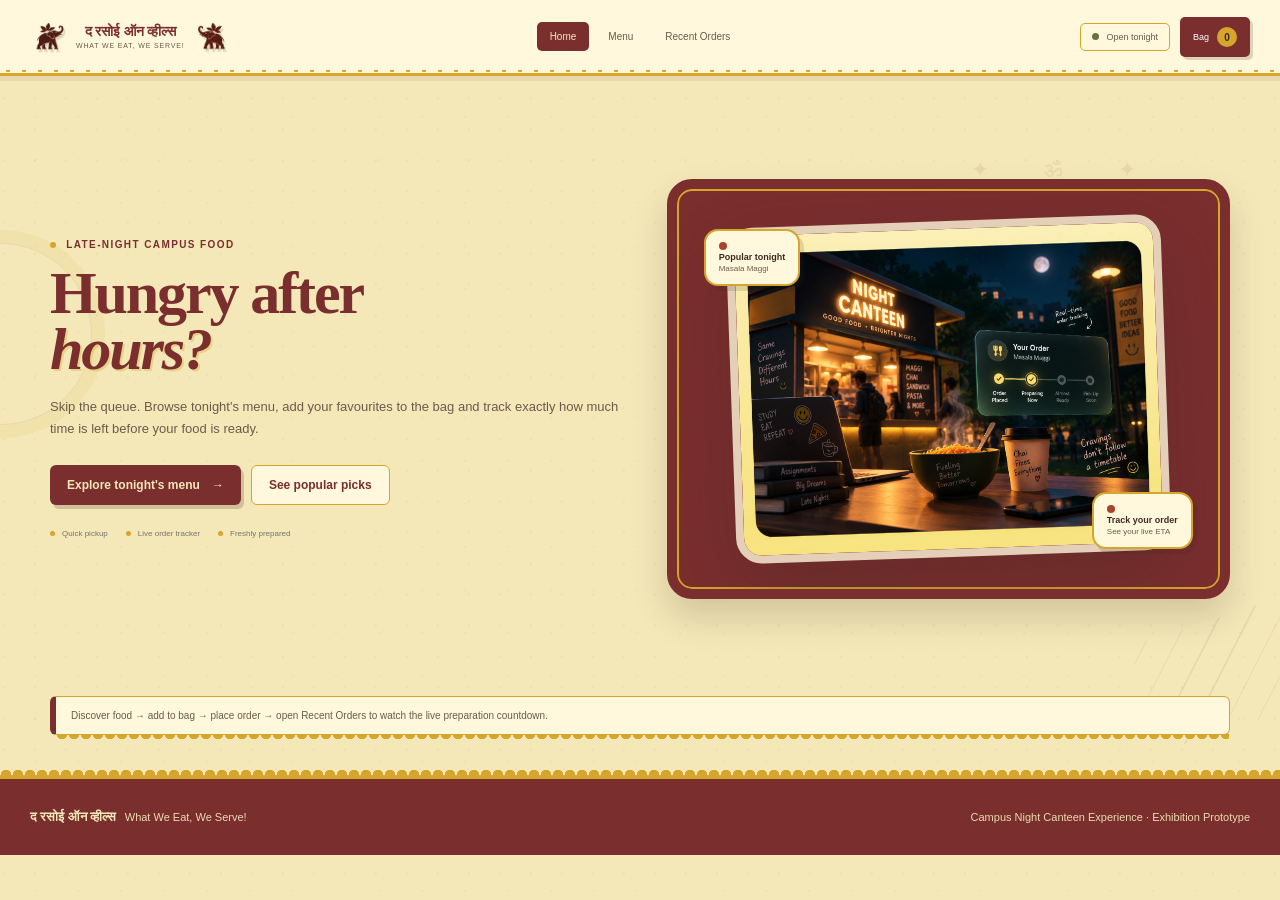
<file: index.html>
<!DOCTYPE html><html lang="en"><head><meta charset="UTF-8"><meta name="viewport" content="width=device-width,initial-scale=1"><meta name="theme-color" content="#102d21"><title>द रसोई ऑन व्हील्स — Campus Night Canteen</title><link rel="stylesheet" href="styles.css"></head><body><div class="site-shell"><div id="siteHeader"></div><main><section class="hero"><div class="hero-copy"><div class="eyebrow"><span class="dot"></span> Late-night campus food</div><h1>Hungry after<br><em>hours?</em></h1><p>Skip the queue. Browse tonight's menu, add your favourites to the bag and track exactly how much time is left before your food is ready.</p><div class="hero-actions"><button class="btn btn-primary" id="exploreBtn">Explore tonight's menu <span>→</span></button><button class="btn btn-ghost" id="popularBtn">See popular picks</button></div><div class="hero-meta"><span><i></i> Quick pickup</span><span><i></i> Live order tracker</span><span><i></i> Freshly prepared</span></div></div><div class="hero-art"><img class="hero-image" src="images/photo.png" alt="Masala Maggi"><div class="float-card card-one"><span class="pill-line"></span><div><b>Popular tonight</b><small>Masala Maggi</small></div></div><div class="float-card card-two"><span class="pill-line"></span><div><b>Track your order</b><small>See your live ETA</small></div></div></div></section><div class="hero-note"><div class="info-banner">Discover food → add to bag → place order → open Recent Orders to watch the live preparation countdown.</div></div></main><footer><div><strong>द रसोई ऑन व्हील्स</strong><span>What We Eat, We Serve!</span></div><p>Campus Night Canteen Experience · Exhibition Prototype</p></footer></div><div class="toast" id="toast" role="status"></div><script src="app.js"></script></body></html>
</file>
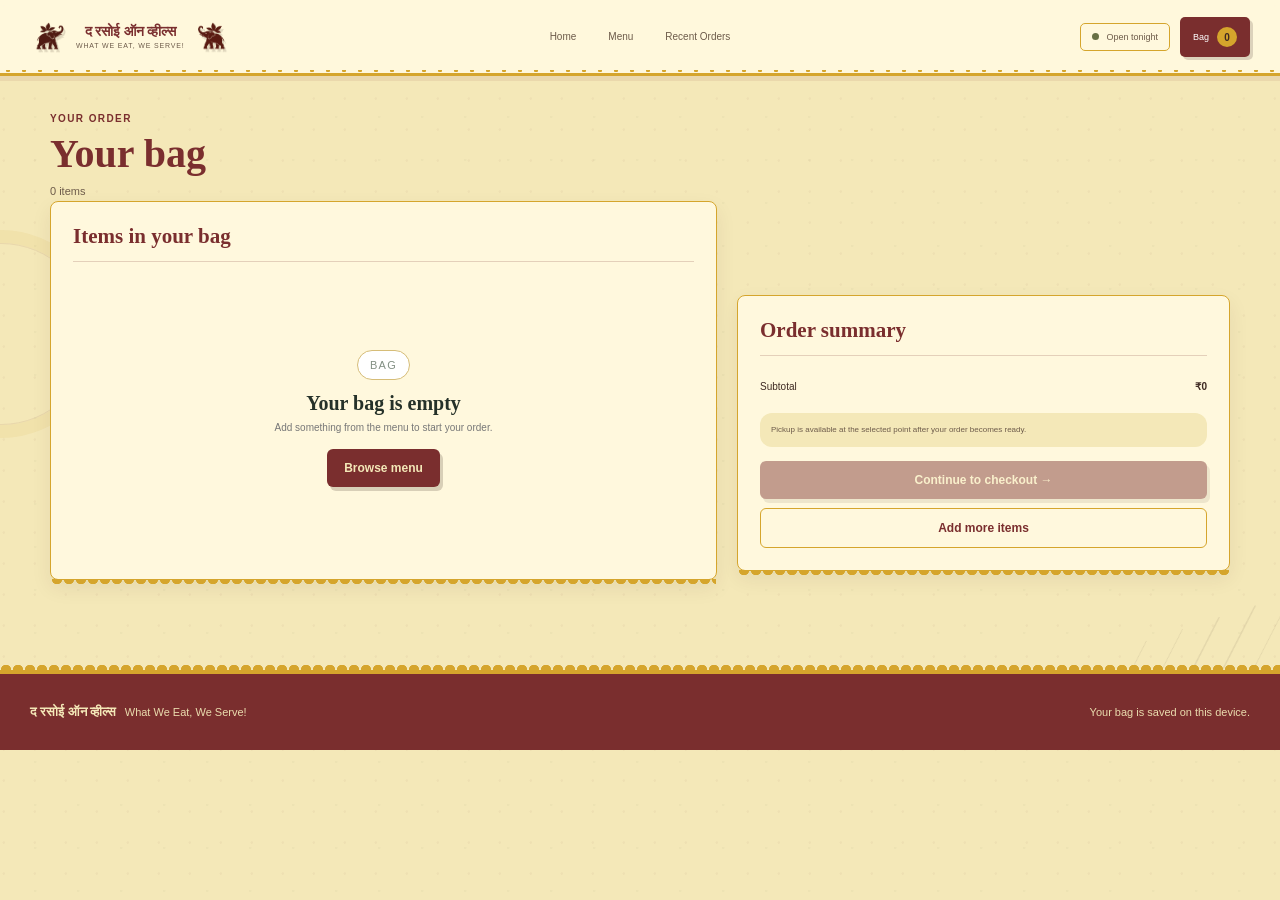
<file: cart.html>
<!DOCTYPE html><html lang="en"><head><meta charset="UTF-8"><meta name="viewport" content="width=device-width,initial-scale=1"><title>Your Bag — द रसोई ऑन व्हील्स</title><link rel="stylesheet" href="styles.css"></head><body><div class="site-shell"><div id="siteHeader"></div><main class="page-wrap"><div class="page-title"><span class="section-kicker">YOUR ORDER</span><h1>Your bag</h1><p id="cartPageCount">0 items</p></div><div class="cart-layout"><section class="panel"><h2>Items in your bag</h2><div id="cartPageItems"></div></section><aside class="panel sticky-summary"><h2>Order summary</h2><div class="summary-row"><span>Subtotal</span><strong id="cartPageTotal">₹0</strong></div><div class="summary-note">Pickup is available at the selected point after your order becomes ready.</div><button class="btn btn-primary" id="proceedCheckout" style="width:100%">Continue to checkout →</button><a class="btn btn-secondary" href="menu.html" style="width:100%;margin-top:9px">Add more items</a></aside></div></main><footer><div><strong>द रसोई ऑन व्हील्स</strong><span>What We Eat, We Serve!</span></div><p>Your bag is saved on this device.</p></footer></div><div class="toast" id="toast"></div><script src="app.js"></script></body></html>
</file>
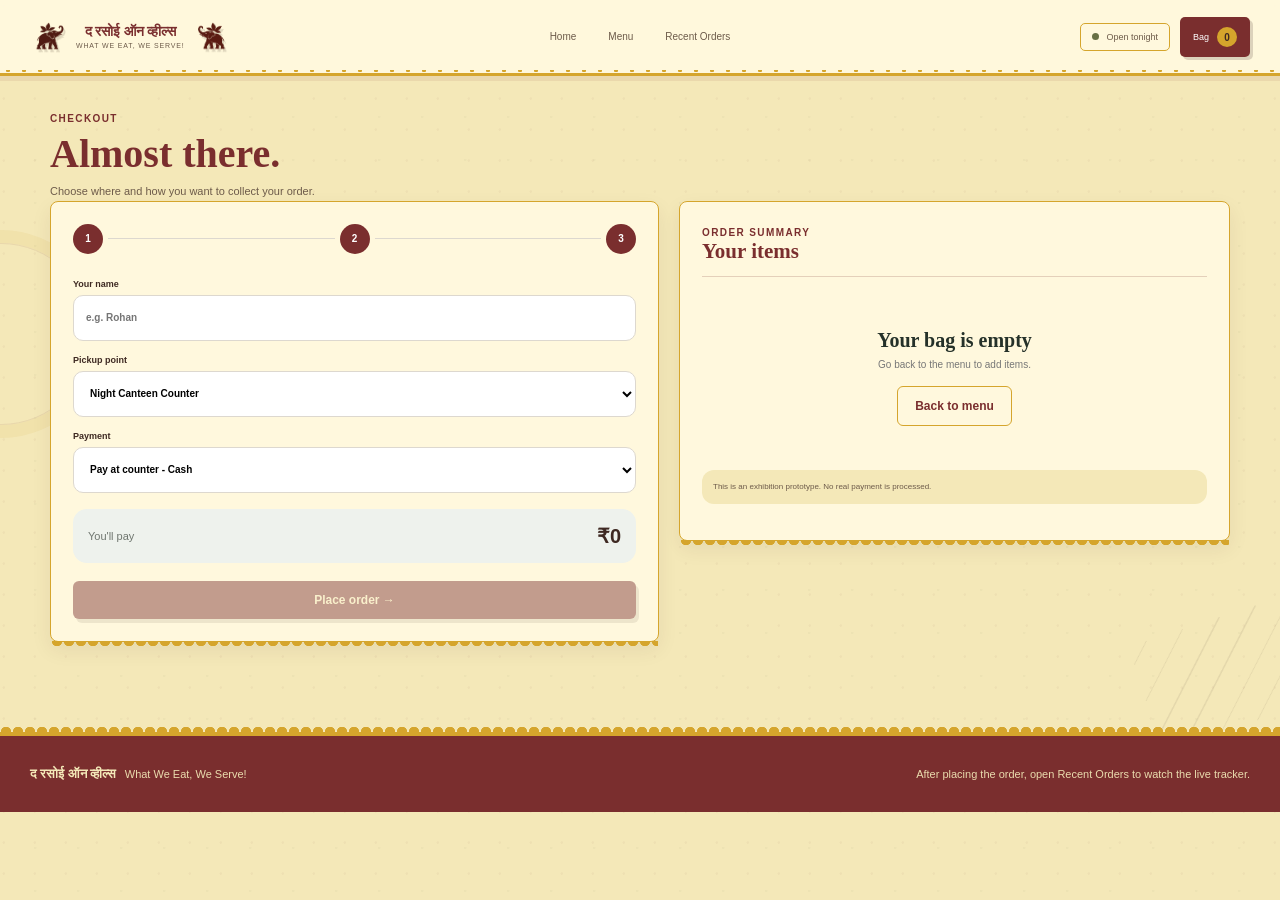
<file: checkout.html>
<!DOCTYPE html><html lang="en"><head><meta charset="UTF-8"><meta name="viewport" content="width=device-width,initial-scale=1"><title>Checkout — द रसोई ऑन व्हील्स</title><link rel="stylesheet" href="styles.css"></head><body><div class="site-shell"><div id="siteHeader"></div><main class="page-wrap"><div class="page-title"><span class="section-kicker">CHECKOUT</span><h1>Almost there.</h1><p>Choose where and how you want to collect your order.</p></div><div class="checkout-layout"><section class="panel"><div class="steps"><span class="active">1</span><i></i><span class="active">2</span><i></i><span class="active">3</span></div><form id="checkoutForm" class="form-grid"><label>Your name<input id="customerName" required placeholder="e.g. Rohan"></label><label>Pickup point<select id="pickupPoint"><option>Night Canteen Counter</option><option>Hostel Block</option><option>Campus Main Gate</option></select></label><label>Payment<select id="paymentMethod"><option>Pay at counter - Cash</option><option>Pay at counter - UPI</option></select></label><div class="checkout-total-box"><span>You'll pay</span><strong id="checkoutTotal">₹0</strong></div><button class="btn btn-primary" id="placeOrderBtn" type="submit" style="width:100%">Place order →</button></form></section><aside class="panel"><span class="section-kicker">ORDER SUMMARY</span><h2>Your items</h2><div id="checkoutSummary"></div><div class="summary-note">This is an exhibition prototype. No real payment is processed.</div></aside></div></main><footer><div><strong>द रसोई ऑन व्हील्स</strong><span>What We Eat, We Serve!</span></div><p>After placing the order, open Recent Orders to watch the live tracker.</p></footer></div><div class="toast" id="toast"></div><script src="app.js"></script></body></html>
</file>
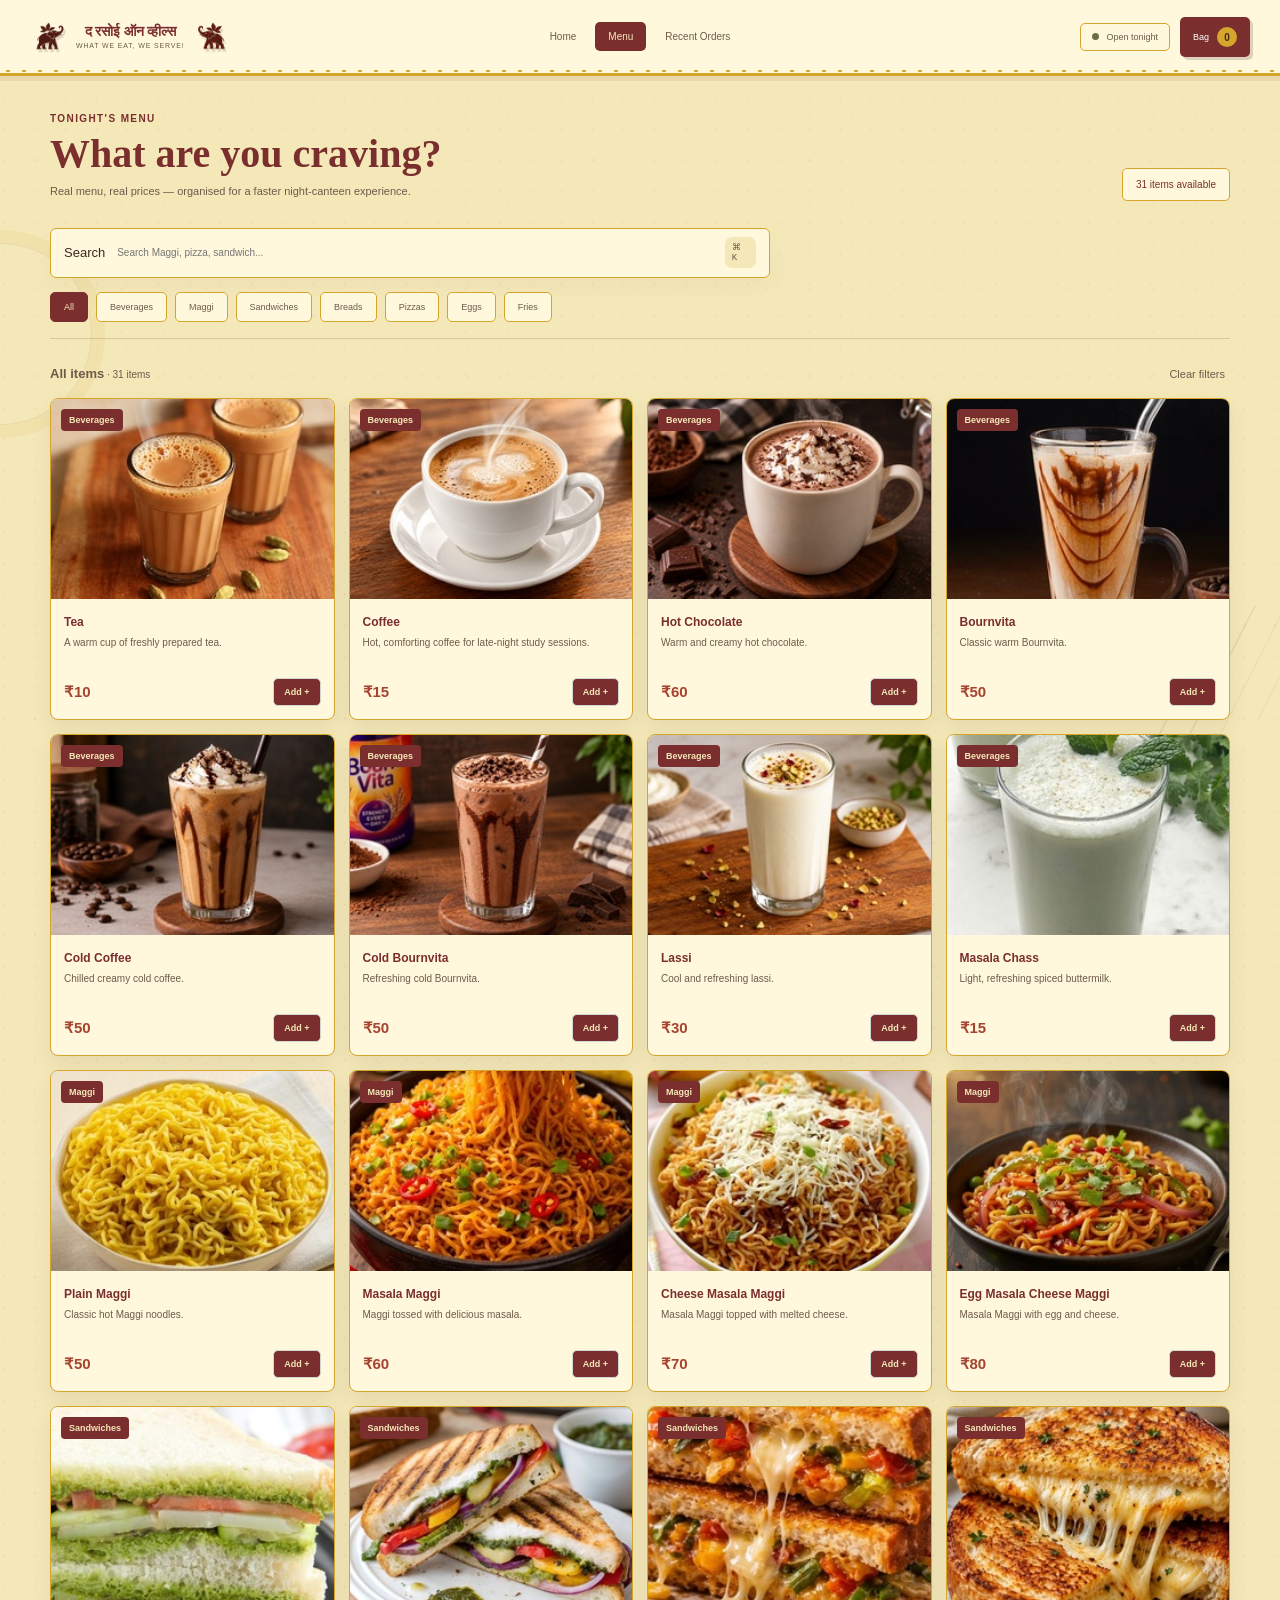
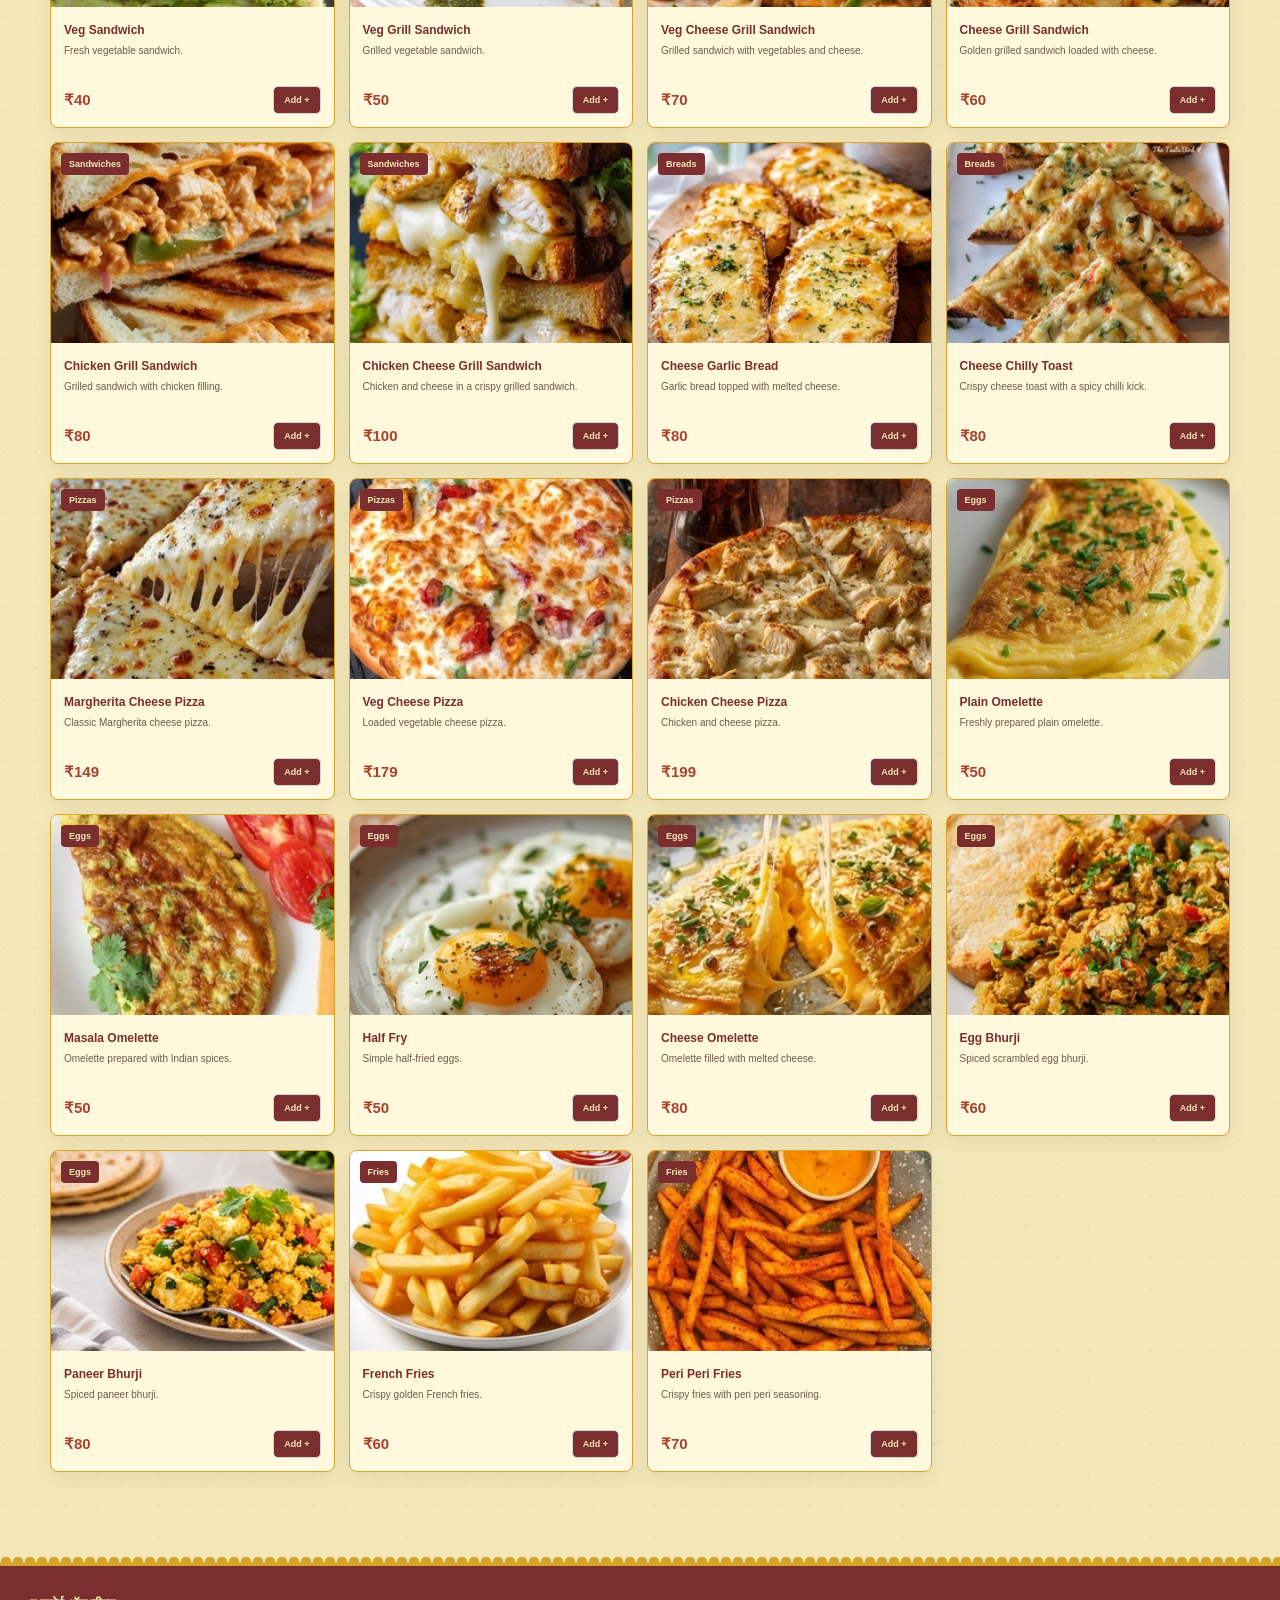
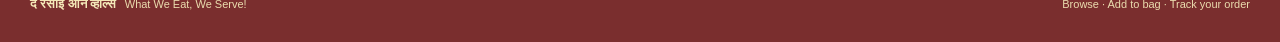
<file: menu.html>
<!DOCTYPE html><html lang="en"><head><meta charset="UTF-8"><meta name="viewport" content="width=device-width,initial-scale=1"><title>Menu — द रसोई ऑन व्हील्स</title><link rel="stylesheet" href="styles.css"></head><body><div class="site-shell"><div id="siteHeader"></div><main class="page-wrap"><div class="section-heading page-title"><div><span class="section-kicker">TONIGHT'S MENU</span><h1>What are you craving?</h1><p>Real menu, real prices — organised for a faster night-canteen experience.</p></div><div class="menu-status">31 items available</div></div><div class="search-row"><label class="search-box"><span>Search</span><input id="searchInput" type="search" placeholder="Search Maggi, pizza, sandwich..." autocomplete="off"><kbd>⌘ K</kbd></label></div><div class="categories" id="categories" role="tablist"></div><div class="result-heading"><div><strong id="resultTitle">All items</strong><span id="resultCount"></span></div><button class="text-button" id="clearFilters">Clear filters</button></div><div class="food-grid" id="foodGrid"></div></main><footer><div><strong>द रसोई ऑन व्हील्स</strong><span>What We Eat, We Serve!</span></div><p>Browse · Add to bag · Track your order</p></footer></div><div class="modal" id="itemModal"><div class="modal-card"><button class="modal-close" data-close-modal aria-label="Close">×</button><div class="modal-visual" id="modalVisual"></div><div class="modal-content"><span class="mini-tag" id="modalCategory"></span><h2 id="modalName"></h2><p id="modalDescription"></p><div class="modal-price-row"><strong id="modalPrice"></strong><div class="quantity"><button id="qtyMinus">−</button><b id="modalQty">1</b><button id="qtyPlus">+</button></div></div><button class="btn btn-primary" id="modalAdd" style="width:100%">Add to bag <span>+</span></button></div></div></div><div class="toast" id="toast"></div><script src="app.js"></script></body></html>
</file>
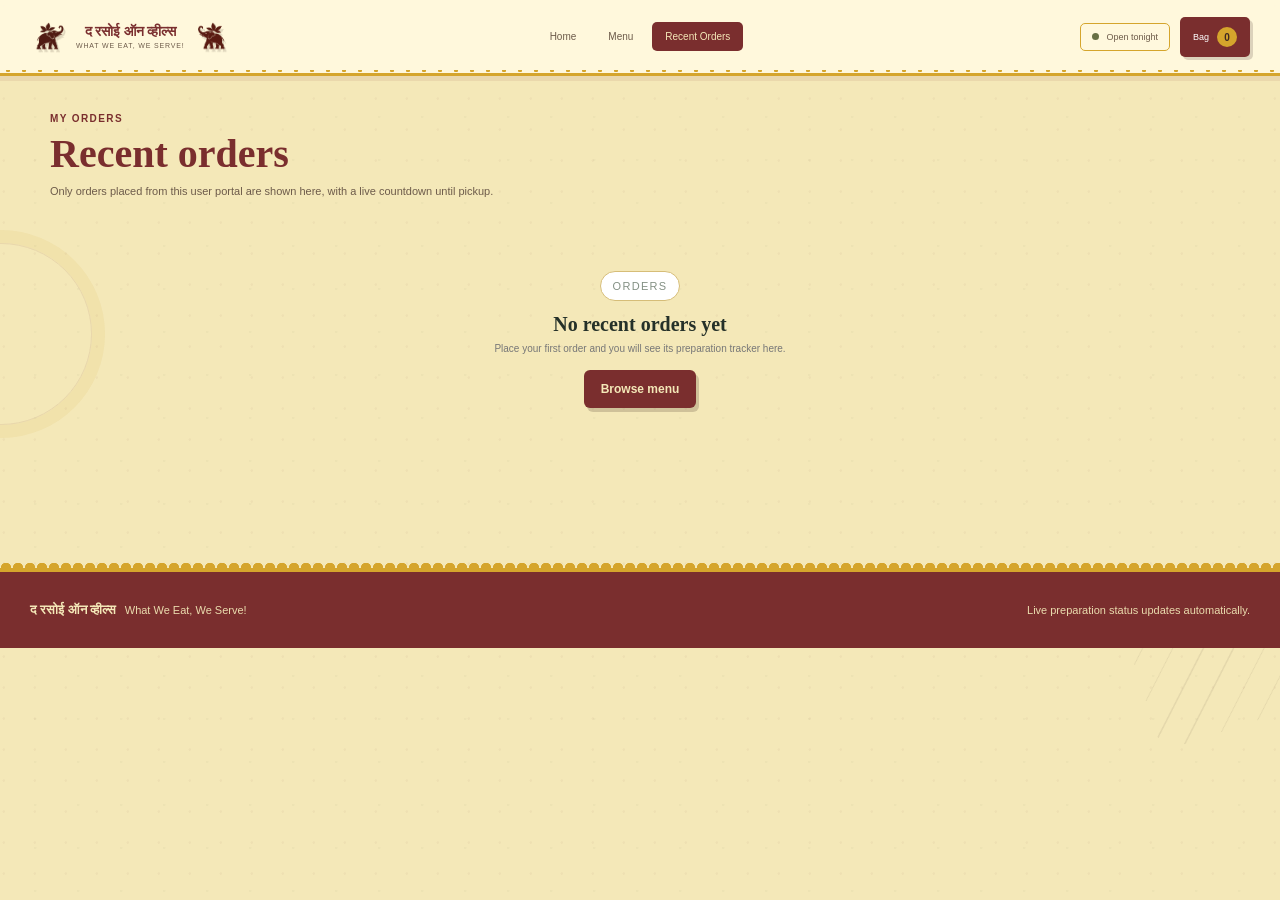
<file: orders.html>
<!DOCTYPE html><html lang="en"><head><meta charset="UTF-8"><meta name="viewport" content="width=device-width,initial-scale=1"><title>Recent Orders — द रसोई ऑन व्हील्स</title><link rel="stylesheet" href="styles.css"></head><body><div class="site-shell"><div id="siteHeader"></div><main class="page-wrap"><div class="page-title"><span class="section-kicker">MY ORDERS</span><h1>Recent orders</h1><p>Only orders placed from this user portal are shown here, with a live countdown until pickup.</p></div><div id="ordersList" class="orders-stack"></div></main><footer><div><strong>द रसोई ऑन व्हील्स</strong><span>What We Eat, We Serve!</span></div><p>Live preparation status updates automatically.</p></footer></div><div class="modal" id="cancelModal"><div class="modal-card confirm-card"><button class="modal-close" data-close-modal aria-label="Close">×</button><span class="mini-tag">CANCEL ORDER</span><h2>Cancel order <span id="cancelOrderId"></span>?</h2><p>Your order will stop being prepared. This action is only available until the order is ready for pickup.</p><div class="confirm-actions"><button class="btn btn-secondary" data-close-modal>Keep order</button><button class="btn btn-primary" id="confirmCancel">Cancel order</button></div></div></div><div class="toast" id="toast"></div><script src="app.js"></script></body></html>
</file>
<file: styles.css>
/* Interaction polish */
.topbar{transition:background-color .3s ease,box-shadow .3s ease,border-color .3s ease}.topbar.scrolled{background:rgba(255,255,255,.98);border-bottom-color:rgba(229,223,212,.7);box-shadow:0 10px 28px rgba(29,35,31,.1)}
.cart-button b{transform-origin:center;will-change:transform}.cart-button b.badge-pop{animation:badge-pop .42s ease-out}
.food-card{transition:transform .35s ease,box-shadow .35s ease}.food-card:hover{transform:translateY(-5px);box-shadow:0 20px 42px rgba(29,35,31,.12)}.food-visual img{transition:transform .5s cubic-bezier(.2,.7,.2,1)}.food-card:hover .food-visual img{transform:scale(1.07)}
.food-grid.is-filtering .food-card{animation:food-reveal .38s ease both}.food-grid.is-filtering .food-card:nth-child(2){animation-delay:.04s}.food-grid.is-filtering .food-card:nth-child(3){animation-delay:.08s}.food-grid.is-filtering .food-card:nth-child(4){animation-delay:.12s}.food-grid.is-filtering .food-card:nth-child(5){animation-delay:.16s}.food-grid.is-filtering .food-card:nth-child(6){animation-delay:.2s}
.add-small,.modal-content .btn-primary,.line-actions button{transition:background-color .25s ease,color .25s ease,border-color .25s ease,transform .25s ease}.add-small:hover,.modal-content .btn-primary:hover,.line-actions button:hover{transform:translateY(-2px)}.add-small.added,.modal-content .btn-primary.added{background:#2f7953;color:#fff}
.cart-page-line{transition:background-color .25s ease,transform .25s ease;animation:cart-line-in .3s ease both}.cart-page-line:hover{background:#fbfaf7;transform:translateX(3px)}
.modal{transition:opacity .3s ease}.modal-card{transform:translateY(10px) scale(.98);transition:transform .3s ease}.modal.show .modal-card{transform:translateY(0) scale(1)}.toast{transition:opacity .3s ease,transform .3s ease}
@keyframes badge-pop{0%{transform:scale(1)}45%{transform:scale(1.35)}100%{transform:scale(1)}}@keyframes food-reveal{from{opacity:0;transform:translateY(10px)}to{opacity:1;transform:translateY(0)}}@keyframes cart-line-in{from{opacity:0;transform:translateY(5px)}to{opacity:1;transform:translateY(0)}}
@media(prefers-reduced-motion:reduce){*,*::before,*::after{animation-duration:.01ms!important;animation-iteration-count:1!important;scroll-behavior:auto!important;transition-duration:.01ms!important}}
@import url('https://fonts.googleapis.com/css2?family=DM+Sans:wght@400;500;600;700&family=Playfair+Display:wght@600;700;800&display=swap');
:root{--green:#173b2c;--green-dark:#102d21;--gold:#b26f1c;--cream:#f5f2ea;--paper:#fff;--line:#e5dfd4;--muted:#777a73;--soft:#edf2ed;--shadow:0 18px 45px rgba(29,35,31,.08);--header-height:76px}
*{box-sizing:border-box}html{scroll-behavior:smooth}body{margin:0;background:var(--cream);color:#1c2921;font-family:"DM Sans",Arial,sans-serif}body:has(.modal.show){overflow:hidden}button,input,select{font:inherit}button,a{cursor:pointer}a{text-decoration:none;color:inherit}.site-shell{min-height:100vh;padding-top:var(--header-height)}
.topbar{height:var(--header-height);position:fixed;inset:0 0 auto 0;z-index:50;width:100%;background:rgba(245,242,234,.96);backdrop-filter:blur(16px);border-bottom:1px solid rgba(229,223,212,.9);display:grid;grid-template-columns:1fr auto 1fr;align-items:center;padding:0 30px;gap:25px}.brand{display:flex;align-items:center;gap:11px}.brand-mark{width:40px;height:40px;border-radius:13px;background:var(--green);color:#fff;display:grid;place-items:center;font-family:"Playfair Display",serif;font-size:19px;box-shadow:0 10px 25px rgba(23,59,44,.18)}.brand strong{font-family:"Playfair Display",serif;font-size:17px;display:block}.brand small{display:block;color:#7b7d76;font-size:9px;letter-spacing:.12em;text-transform:uppercase;margin-top:2px}.main-nav{display:flex;gap:6px;align-items:center;justify-content:center}.main-nav a{padding:9px 13px;border-radius:999px;font-size:12px;color:#777a73}.main-nav a.active,.main-nav a:hover{background:#fff;color:var(--green);box-shadow:0 8px 20px rgba(39,44,39,.06)}.top-actions{display:flex;justify-content:flex-end;gap:10px;align-items:center}.open-pill{border:1px solid var(--line);padding:8px 11px;border-radius:999px;font-size:10px;color:#667068;background:#fff}.open-pill i{width:7px;height:7px;background:#48a56b;border-radius:50%;display:inline-block;margin-right:5px}.cart-button{display:inline-flex;align-items:center;gap:8px;background:var(--green);color:#fff;border:0;padding:10px 13px;border-radius:11px;font-size:11px}.cart-button b{background:#dce9df;color:var(--green);min-width:20px;height:20px;border-radius:999px;display:grid;place-items:center;font-size:10px}
.hero{max-width:1240px;margin:auto;min-height:620px;padding:70px 30px 65px;display:grid;grid-template-columns:1.02fr .98fr;align-items:center;gap:30px}.eyebrow,.section-kicker{font-size:10px;letter-spacing:.14em;text-transform:uppercase;color:#6b725e;font-weight:700}.eyebrow .dot{display:inline-block;width:6px;height:6px;background:var(--gold);border-radius:50%;vertical-align:middle;margin-right:6px}.hero h1{font-family:"Playfair Display",serif;font-size:78px;line-height:.94;margin:15px 0 18px;letter-spacing:-.05em}.hero h1 em{color:var(--gold);font-style:italic}.hero p{color:var(--muted);font-size:15px;line-height:1.7;max-width:570px}.hero-actions{display:flex;gap:10px;flex-wrap:wrap;margin-top:25px}.btn{display:inline-flex;align-items:center;justify-content:center;gap:12px;border:0;border-radius:12px;padding:12px 17px;font-size:12px;font-weight:700}.btn-primary{background:var(--green);color:#fff;box-shadow:0 14px 30px rgba(23,59,44,.14)}.btn-secondary{background:#fff;color:var(--green);border:1px solid var(--line)}.btn-ghost{background:transparent;border:1px solid #d9d1c2;color:#675d51}.btn:disabled{opacity:.45;cursor:not-allowed}.hero-meta{display:flex;gap:18px;margin-top:24px;flex-wrap:wrap;font-size:10px;color:#73766e}.hero-meta span{display:inline-flex;align-items:center;gap:7px}.hero-meta i{width:5px;height:5px;border-radius:50%;background:var(--gold);display:inline-block}
.hero-art{min-height:420px;border-radius:28px;background:linear-gradient(135deg,#183f2d,#0e281d);position:relative;overflow:hidden}.hero-image{position:absolute;inset:8% 10%;width:80%;height:84%;object-fit:cover;border-radius:26px;box-shadow:0 30px 70px rgba(0,0,0,.28);transform:rotate(-2deg);border:8px solid rgba(255,255,255,.12)}.float-card{position:absolute;background:rgba(255,255,255,.95);border:1px solid rgba(255,255,255,.65);padding:11px 13px;border-radius:14px;box-shadow:0 18px 30px rgba(0,0,0,.14);font-size:11px;z-index:2}.float-card b,.float-card small{display:block}.float-card b{font-size:11px}.float-card small{font-size:10px;color:#777;margin-top:2px}.card-one{left:5%;top:10%}.card-two{right:5%;bottom:10%}.pill-line{width:8px;height:8px;border-radius:50%;background:#48a56b;display:inline-block;margin-right:7px}.hero-note{max-width:1240px;margin:0 auto 40px;padding:0 30px}.info-banner{background:#ebe4d5;border:1px solid #ddd1bb;border-radius:16px;padding:13px 15px;font-size:12px;color:#5d5d56}
.page-wrap{max-width:1240px;margin:auto;padding:34px 30px 90px}.page-title h1{font-family:"Playfair Display",serif;font-size:52px;line-height:1;margin:9px 0}.page-title p{color:var(--muted);font-size:13px;max-width:650px;line-height:1.6;margin:0}.section-heading{display:flex;align-items:end;justify-content:space-between;gap:20px}.menu-status{font-size:12px;color:#5d665f;background:#fff;border:1px solid var(--line);border-radius:999px;padding:10px 13px}.search-row{margin:27px 0 14px}.search-box{background:#fff;border:1px solid var(--line);border-radius:14px;padding:0 13px;display:flex;align-items:center;gap:10px;max-width:720px;box-shadow:0 10px 25px rgba(40,46,41,.03)}.search-box input{border:0;outline:0;background:transparent;height:48px;width:100%;font-size:12px}.search-box kbd{font-size:9px;color:#888;background:#f5f2ea;border-radius:7px;padding:5px 7px}.categories{display:flex;gap:8px;flex-wrap:wrap;margin-bottom:24px}.category{border:1px solid var(--line);background:#fff;color:#787b74;border-radius:999px;padding:9px 13px;font-size:11px}.category.active{background:var(--green);border-color:var(--green);color:#fff}.featured-strip{display:grid;grid-template-columns:repeat(3,1fr);gap:12px;margin:12px 0 28px}.feature-card{background:#fff;border:1px solid var(--line);border-radius:18px;padding:10px;display:flex;align-items:center;gap:11px;box-shadow:0 8px 25px rgba(40,46,41,.04);transition:transform .2s,box-shadow .2s}.feature-card:hover{transform:translateY(-2px);box-shadow:var(--shadow)}.feature-card img{width:62px;height:55px;object-fit:cover;border-radius:12px}.feature-card b,.feature-card small{display:block}.feature-card b{font-size:12px}.feature-card small{font-size:10px;color:#888;margin-top:3px}.result-heading{display:flex;justify-content:space-between;align-items:center;margin:18px 0 13px;font-size:12px}.result-heading strong{font-size:13px}.text-button{border:0;background:transparent;color:#7b6f63;font-size:11px;padding:5px}.text-button:hover{color:var(--gold)}.food-grid{display:grid;grid-template-columns:repeat(4,1fr);gap:14px}.food-card{background:var(--paper);border:1px solid var(--line);border-radius:20px;overflow:hidden;box-shadow:0 8px 25px rgba(40,46,41,.04);transition:transform .2s,box-shadow .2s}.food-card:hover{transform:translateY(-3px);box-shadow:var(--shadow)}.food-visual{position:relative;width:100%;height:200px;padding:0;border:0;background:#eeeae1;overflow:hidden}.food-visual img{display:block;width:100%;height:100%;object-fit:cover;transition:transform .25s}.food-card:hover .food-visual img{transform:scale(1.04)}.food-tag{position:absolute;left:10px;top:10px;background:rgba(255,255,255,.93);padding:6px 8px;border-radius:999px;color:#4b594f;font-size:9px;font-weight:700;z-index:2}.food-hover{position:absolute;right:10px;bottom:10px;background:var(--green);color:#fff;border-radius:999px;padding:6px 8px;font-size:9px;opacity:0;transform:translateY(5px);transition:.2s}.food-card:hover .food-hover{opacity:1;transform:translateY(0)}.food-info{padding:13px}.food-info h3{font-size:14px;margin:0 0 6px;line-height:1.25}.food-info p{font-size:10px;color:#888;line-height:1.45;min-height:29px;margin:0 0 13px}.food-bottom{display:flex;justify-content:space-between;align-items:center;gap:8px}.price{font-size:16px;font-weight:700}.add-small{border:1px solid #cfd8d0;background:#f7faf7;color:var(--green);border-radius:9px;padding:8px 10px;font-size:10px;font-weight:700}.add-small:hover{background:var(--green);color:#fff}
.panel{background:#fff;border:1px solid var(--line);border-radius:22px;padding:22px;box-shadow:0 10px 30px rgba(40,46,41,.04)}.panel h2{font-family:"Playfair Display",serif;margin:0 0 18px;font-size:25px}.cart-layout{display:grid;grid-template-columns:1.15fr .85fr;gap:20px;align-items:start}.sticky-summary{position:sticky;top:calc(var(--header-height) + 18px)}.cart-page-line{display:grid;grid-template-columns:76px 1fr auto;gap:14px;align-items:center;padding:13px 0;border-bottom:1px solid #eee9e1}.cart-page-line:last-child{border-bottom:0}.cart-thumb{width:76px;height:68px;border-radius:14px;overflow:hidden;background:#eeeae1}.cart-thumb img{width:100%;height:100%;object-fit:cover}.cart-page-line h3{margin:0 0 4px;font-size:14px}.cart-page-line p{margin:0 0 9px;font-size:10px;color:#888}.line-actions{display:flex;align-items:center;gap:8px}.line-actions button{width:29px;height:29px;border:1px solid var(--line);border-radius:8px;background:#fff;font-size:15px;color:#35453b}.line-actions b{min-width:15px;text-align:center;font-size:11px}.line-actions .remove-btn{width:auto;padding:0 9px;font-size:9px;color:#965b52}.summary-row{display:flex;justify-content:space-between;gap:20px;padding:7px 0;font-size:12px}.summary-total{border-top:1px solid #ddd7ca;margin-top:10px;padding-top:13px;font-size:16px;font-weight:700}.summary-note{margin:14px 0;background:#f5f2ea;border-radius:12px;padding:11px;font-size:10px;color:#777;line-height:1.5}.checkout-layout{display:grid;grid-template-columns:1.05fr .95fr;gap:20px;align-items:start}.steps{display:flex;align-items:center;margin:0 0 25px}.steps span{width:30px;height:30px;border-radius:50%;display:grid;place-items:center;background:#eeeae1;color:#888;font-size:10px;font-weight:700}.steps span.active{background:var(--green);color:#fff}.steps i{height:1px;background:#ddd8cf;flex:1;margin:0 5px}.form-grid label{display:block;font-size:11px;font-weight:700;margin:14px 0}.form-grid input,.form-grid select{display:block;width:100%;margin-top:6px;height:46px;border:1px solid #ddd8cf;border-radius:10px;padding:0 12px;outline:0;background:#fff}.checkout-total-box{display:flex;justify-content:space-between;align-items:center;background:#eef2ed;padding:15px;border-radius:14px;margin:16px 0 18px}.checkout-total-box span{font-size:11px;color:#6f766f}.checkout-total-box strong{font-size:20px}
.empty-state{text-align:center;padding:70px 20px;color:#777}.empty-state.wide{grid-column:1/-1}.empty-icon{font-size:11px;letter-spacing:.12em;text-transform:uppercase;color:#839084;border:1px solid var(--line);background:#fff;border-radius:999px;display:inline-flex;padding:8px 12px;margin-bottom:8px}.empty-state h3{margin:4px 0 7px;color:#253129;font-family:"Playfair Display",serif;font-size:24px}.empty-state p{font-size:12px;margin:0 0 16px}.empty-state.compact{padding:30px}.orders-stack{display:grid;gap:18px}.order-card{background:#fff;border:1px solid var(--line);border-radius:22px;padding:20px;box-shadow:0 10px 25px rgba(40,46,41,.04)}.order-card.active-order{border-color:#cfded3}.order-card.cancelled-order{border-color:#e4c6c0}.order-top{display:flex;justify-content:space-between;gap:20px;align-items:start}.order-top h3{margin:6px 0 4px;font-family:"Playfair Display",serif;font-size:24px;max-width:720px}.order-top p{margin:0;color:#888;font-size:11px}.order-top>strong{font-size:18px}.order-meta{display:flex;gap:12px;flex-wrap:wrap;margin-top:13px}.order-meta span{font-size:10px;background:#f5f2ea;border-radius:999px;padding:7px 9px;color:#686a64}.order-meta b{display:inline-block;text-transform:uppercase;letter-spacing:.08em;font-size:8px;color:#8c8d87;margin-right:5px}.tracker-box{background:#fbfaf7;border:1px solid #ebe6dd;border-radius:16px;padding:15px;margin-top:15px}.tracker-head{display:flex;justify-content:space-between;gap:20px;align-items:center}.tracker-head h3{margin:5px 0 0;font-size:17px}.eta-badge{background:var(--green);color:#fff;border-radius:12px;padding:9px 11px;text-align:right;min-width:120px}.eta-badge b,.eta-badge span{display:block}.eta-badge b{font-size:18px}.eta-badge span{font-size:8px;color:#d8e6dc;text-transform:uppercase;letter-spacing:.1em;margin-top:2px}.progress-wrap{margin:15px 0}.progress-bar{height:7px;background:#e7e6df;border-radius:999px;overflow:hidden}.progress-bar span{height:100%;display:block;background:linear-gradient(90deg,#173b2c,#b26f1c);border-radius:999px;transition:width .7s}.progress-caption{display:flex;justify-content:space-between;margin-top:6px;color:#8a8b85;font-size:9px}.tracking{display:grid;grid-template-columns:repeat(4,1fr);gap:8px}.track{display:flex;gap:9px;align-items:flex-start;padding:11px 8px}.track>span{width:27px;height:27px;border-radius:50%;display:grid;place-items:center;background:#eeeae1;color:#838882;font-size:9px;flex:0 0 auto;font-weight:700}.track.done>span{background:#173b2c;color:#fff}.track.current>span{box-shadow:0 0 0 4px #dce9df}.track b,.track small{display:block}.track b{font-size:11px}.track small{font-size:9px;color:#888;margin-top:2px;line-height:1.35}.order-actions{display:flex;align-items:center;justify-content:space-between;gap:10px;margin-top:14px}.order-buttons{display:flex;align-items:center;gap:10px}.eta-note{font-size:10px;color:#747a73}.ready-note{font-size:11px;color:#2a7250;font-weight:700}.cancelled-note{font-size:11px;color:#9a5f54;font-weight:700}.cancelled-state{display:flex;align-items:center;gap:12px}.status-mark{width:36px;height:36px;border-radius:50%;display:grid;place-items:center;background:#f3e5e2;color:#9a5f54;font-weight:700}.cancelled-state h3{margin:4px 0 2px;font-size:16px}.cancelled-state p{margin:0;font-size:10px;color:#888}
.modal{position:fixed;inset:0;z-index:80;display:grid;place-items:center;padding:18px;opacity:0;pointer-events:none;transition:.2s;background:rgba(13,20,16,.48)}.modal.show{opacity:1;pointer-events:auto}.modal-card{background:#fff;border-radius:25px;max-width:520px;width:100%;position:relative;overflow:hidden;box-shadow:0 25px 80px rgba(0,0,0,.22)}.modal-close{position:absolute;right:15px;top:15px;z-index:3;border:0;background:#f0ede6;width:38px;height:38px;border-radius:50%;font-size:21px}.modal-visual{height:280px;background:#eeeae1}.modal-visual img{width:100%;height:100%;object-fit:cover}.modal-content{padding:25px}.mini-tag{display:inline-block;background:#edf2ed;color:#315d46;padding:6px 9px;border-radius:999px;font-size:9px;font-weight:700}.modal-content h2{font-family:"Playfair Display",serif;font-size:31px;margin:12px 0 7px}.modal-content>p{color:#777;line-height:1.6;font-size:13px;margin-bottom:22px}.modal-price-row{display:flex;align-items:center;justify-content:space-between;margin-bottom:17px}.modal-price-row>strong{font-size:22px}.quantity{display:flex;align-items:center;gap:12px}.quantity button{width:34px;height:34px;border:1px solid #ddd8cf;background:#fff;border-radius:9px;font-size:18px}.confirm-card{max-width:420px;padding:28px}.confirm-card h2{font-family:"Playfair Display",serif;margin:10px 0 8px}.confirm-card p{font-size:12px;color:#777;line-height:1.6}.confirm-actions{display:flex;justify-content:flex-end;gap:10px;margin-top:20px}.toast{position:fixed;left:50%;bottom:25px;transform:translate(-50%,20px);background:#fff;color:#173b2c;border:1px solid var(--line);border-radius:15px;padding:11px 12px;display:flex;align-items:center;gap:10px;opacity:0;pointer-events:none;transition:.2s;z-index:100;box-shadow:0 20px 50px rgba(0,0,0,.18);min-width:300px}.toast.show{opacity:1;transform:translate(-50%,0);pointer-events:auto}.toast-icon{width:26px;height:26px;display:grid;place-items:center;border-radius:50%;background:#e5f0e8;color:#2a7250;font-weight:700}.toast-copy{display:flex;flex-direction:column;gap:1px;flex:1}.toast-copy b{font-size:11px}.toast-copy small{font-size:9px;color:#777}.toast-link{font-size:10px;font-weight:700;color:var(--gold)}footer{background:var(--green);color:#fff;padding:30px;display:flex;justify-content:space-between;align-items:center;gap:20px}footer strong{font-family:"Playfair Display",serif}footer span{color:#c9d5cd;font-size:11px;margin-left:9px}footer p{font-size:11px;color:#9db0a5;margin:0}
@media(max-width:980px){:root{--header-height:118px}.topbar{grid-template-columns:1fr auto}.main-nav{grid-column:1/-1;grid-row:2;height:42px;order:3}.hero{grid-template-columns:1fr}.hero-art{min-height:360px}.food-grid{grid-template-columns:repeat(3,1fr)}.cart-layout,.checkout-layout{grid-template-columns:1fr}.sticky-summary{position:static}.tracking{grid-template-columns:repeat(2,1fr)}}
@media(max-width:720px){:root{--header-height:112px}.topbar{padding:0 14px;height:112px;gap:6px}.brand strong{font-size:15px}.open-pill{display:none}.main-nav{overflow:auto;justify-content:flex-start}.main-nav a{font-size:11px;padding:8px 10px}.hero{padding:30px 18px 35px}.hero h1{font-size:62px}.hero-art{min-height:330px}.page-wrap{padding:25px 18px 65px}.hero-note{padding:0 18px}.section-heading{align-items:start;flex-direction:column}.section-heading h2{font-size:36px}.menu-status{display:none}.featured-strip{grid-template-columns:1fr}.food-grid{grid-template-columns:repeat(2,1fr)}.page-title h1{font-size:42px}.order-top h3{font-size:20px}.tracker-head{align-items:flex-start;flex-direction:column}.eta-badge{min-width:100%;text-align:left}.order-actions{align-items:flex-start;flex-direction:column}.order-buttons{width:100%;justify-content:space-between}.toast{min-width:0;width:calc(100% - 28px)}}
@media(max-width:480px){.hero h1{font-size:52px}.hero-art{min-height:285px}.card-one{left:3%;top:7%}.card-two{right:3%;bottom:7%}.food-grid{gap:9px}.food-visual{height:150px}.food-info{padding:12px}.food-info h3{font-size:12px}.food-info p{font-size:10px}.price{font-size:15px}.add-small{padding:8px 9px}.search-box kbd{display:none}.modal-card{max-height:92vh;overflow:auto}.tracking{grid-template-columns:1fr}.cart-page-line{grid-template-columns:56px 1fr auto}.cart-thumb{width:56px;height:56px}footer{flex-direction:column;align-items:flex-start}.order-buttons .btn{padding:10px 12px}.confirm-actions{flex-direction:column-reverse}.confirm-actions .btn{width:100%}}

:root{--green:#7A2E2E;--green-dark:#3E2922;--gold:#D5A52C;--cream:#F4E8B8;--paper:#FFF8DD;--line:#d6bd78;--muted:#6d5b4a;--soft:#efe1ab;--shadow:0 18px 45px rgba(62,41,34,.12)}
body{background:var(--cream);color:#3E2922;background-image:radial-gradient(circle at 12% 18%,rgba(122,46,46,.045) 0 1px,transparent 1.5px),radial-gradient(circle at 82% 72%,rgba(104,112,68,.045) 0 1px,transparent 1.5px);background-size:31px 31px,43px 43px}
.site-shell{position:relative;overflow:hidden}.site-shell::before,.site-shell::after{content:"";position:fixed;z-index:-1;pointer-events:none;opacity:.09}.site-shell::before{width:180px;height:180px;left:-90px;top:27%;border:1px solid var(--maroon,#7A2E2E);border-radius:50%;box-shadow:0 0 0 12px transparent,0 0 0 13px var(--gold)}.site-shell::after{width:220px;height:110px;right:-80px;bottom:20%;background:repeating-linear-gradient(135deg,transparent 0 13px,var(--green-dark) 13px 14px,transparent 14px 27px);transform:rotate(-18deg)}
.topbar{background:rgba(255,248,221,.97);border-bottom:3px solid var(--gold);box-shadow:0 5px 0 rgba(122,46,46,.08);background-image:radial-gradient(circle at 8px 0,var(--gold) 0 2px,transparent 2.5px);background-size:16px 3px;background-repeat:repeat-x;background-position:0 100%}.topbar.scrolled{background:rgba(255,248,221,.99);border-bottom-color:var(--gold);box-shadow:0 10px 25px rgba(62,41,34,.16)}
.brand{gap:8px}.brand-copy{display:block;text-align:center;white-space:nowrap}.brand-elephant{width:38px;height:38px;object-fit:contain;flex:0 0 38px;filter:drop-shadow(2px 3px 0 rgba(62,41,34,.16));transition:transform .3s ease}.brand-elephant-left{transform-origin:right center}.brand-elephant-right{transform-origin:left center}.brand:hover .brand-elephant-left{transform:translateX(-2px) rotate(-3deg)}.brand:hover .brand-elephant-right{transform:translateX(2px) rotate(3deg)}.brand strong,.hero h1,.page-title h1,.section-heading h2,.order-top h3,.panel h2,.modal-content h2,.confirm-card h2{color:var(--green)}.brand small{color:var(--muted)}
.main-nav a{color:var(--muted);border-radius:5px}.main-nav a.active,.main-nav a:hover{background:var(--green);color:var(--cream);box-shadow:none}.open-pill{border-color:var(--gold);background:var(--paper);color:var(--muted);border-radius:5px}.open-pill i{background:var(--olive,#687044)}.cart-button{background:var(--green);border-radius:5px;box-shadow:3px 3px 0 rgba(62,41,34,.18)}.cart-button b{background:var(--gold);color:var(--green-dark)}
.hero{position:relative}.hero::before{content:"✦  ॐ  ✦";position:absolute;right:8%;top:13%;font-family:serif;font-size:22px;letter-spacing:25px;color:var(--green);opacity:.08;animation:ornament-drift 8s ease-in-out infinite}.hero h1{letter-spacing:-.035em}.hero h1 em{color:var(--green);text-shadow:2px 2px 0 rgba(213,165,44,.35)}.eyebrow,.section-kicker{color:var(--green)}.eyebrow .dot{background:var(--gold)}.hero p{color:var(--muted)}.hero-art{background:var(--green);border:10px solid var(--green);border-radius:25px;box-shadow:inset 0 0 0 2px var(--gold),0 18px 35px rgba(62,41,34,.18)}.hero-art::after{content:"•  •  •";position:absolute;right:18%;top:9%;color:var(--cream);font-size:16px;letter-spacing:8px;opacity:.35;animation:steam-float 4s ease-in-out infinite}.hero-image{border-color:rgba(255,248,221,.8);box-shadow:0 30px 70px rgba(62,41,34,.3)}.float-card{background:var(--paper);border:2px solid var(--gold);border-radius:14px;box-shadow:4px 5px 0 rgba(62,41,34,.14);color:var(--green-dark)}.float-card small{color:var(--muted)}.pill-line{background:var(--brick,#A6442F)}.hero-note .info-banner{background:var(--paper);border:1px solid var(--gold);border-left:6px solid var(--green);color:var(--muted);border-radius:6px;position:relative}.hero-note .info-banner::after,.panel::after,.order-card::after{content:"";position:absolute;left:0;right:0;bottom:-6px;height:6px;background:radial-gradient(circle at 6px 0,var(--gold) 0 5px,transparent 5.5px);background-size:12px 6px}
.btn-primary{background:var(--green);color:var(--cream);border-radius:6px;box-shadow:3px 4px 0 rgba(62,41,34,.2)}.btn-primary:hover{background:var(--brick,#A6442F);transform:translateY(-2px)}.btn-secondary,.btn-ghost{background:var(--paper);color:var(--green);border-color:var(--gold);border-radius:6px}.btn-secondary:hover,.btn-ghost:hover{background:var(--gold);color:var(--green-dark)}
.page-wrap{position:relative}.page-title p,.result-heading,.text-button{color:var(--muted)}.menu-status{background:var(--paper);border-color:var(--gold);border-radius:5px;color:var(--green)}.search-box{background:var(--paper);border-color:var(--gold);border-radius:6px}.search-box input{color:var(--green-dark)}.search-box kbd{background:var(--cream);color:var(--muted)}.categories{border-bottom:1px solid rgba(122,46,46,.18);padding-bottom:16px}.category{background:var(--paper);border-color:var(--gold);border-radius:5px;color:var(--muted)}.category.active{background:var(--green);border-color:var(--green);color:var(--cream)}
.featured-strip .feature-card,.food-card,.panel,.order-card{background:var(--paper);border-color:var(--gold);border-radius:8px;box-shadow:0 8px 20px rgba(62,41,34,.08);position:relative}.feature-card:hover,.food-card:hover{box-shadow:0 18px 30px rgba(62,41,34,.16)}.feature-card b,.food-info h3{color:var(--green)}.feature-card small,.food-info p{color:var(--muted)}.food-visual{background:var(--soft)}.food-tag{background:var(--green);color:var(--cream);border-radius:4px}.food-hover{background:rgba(122,46,46,.86);color:var(--cream)}.price{color:var(--brick,#A6442F)}.add-small{background:var(--green);color:var(--cream);border-radius:5px}.add-small:hover,.add-small.added{background:var(--brick,#A6442F)}
.panel h2{border-bottom:1px solid rgba(122,46,46,.2);padding-bottom:12px}.cart-thumb{background:var(--soft);border:1px solid var(--gold)}.line-actions button{background:var(--paper);border-color:var(--gold);color:var(--green)}.line-actions .remove-btn{color:var(--brick,#A6442F)}.summary-note{background:var(--cream);color:var(--muted)}.summary-total{border-color:var(--gold)}
.order-card.active-order{border-color:var(--green)}.order-card.cancelled-order{border-color:var(--brick,#A6442F)}.order-meta span{background:var(--cream);color:var(--muted)}.tracker-box{background:#fff5d2;border-color:var(--gold)}.progress-bar{background:#eadcae}.progress-bar span{background:var(--brick,#A6442F)}.track span{background:var(--cream);border-color:var(--gold);color:var(--green)}.track.done span,.track.current span{background:var(--green);border-color:var(--green);color:var(--cream)}.eta-badge{background:var(--green);border-radius:6px}.ready-note,.cancelled-note{color:var(--brick,#A6442F)}
.modal{background:rgba(62,41,34,.55)}.modal-card{background:var(--paper);border:2px solid var(--gold);border-radius:10px}.modal-close{background:var(--cream);color:var(--green);border:1px solid var(--gold)}.modal-visual{background:var(--soft)}.mini-tag{background:var(--cream);color:var(--green);border:1px solid var(--gold);border-radius:4px}.quantity button{background:var(--paper);border-color:var(--gold);color:var(--green)}.toast{background:var(--paper);border-color:var(--gold);color:var(--green);border-radius:6px}.toast-icon{background:var(--cream);color:var(--brick,#A6442F)}
footer{background:var(--green);color:var(--cream);border-top:4px solid var(--gold);position:relative}footer::before{content:"";position:absolute;left:0;right:0;top:-10px;height:6px;background:radial-gradient(circle at 6px 6px,var(--gold) 0 5px,transparent 5.5px);background-size:12px 6px}footer p,footer span{color:#eadcae}
@keyframes steam-float{0%,100%{transform:translateY(0);opacity:.22}50%{transform:translateY(-12px);opacity:.45}}@keyframes ornament-drift{0%,100%{transform:rotate(-3deg) translateY(0)}50%{transform:rotate(3deg) translateY(8px)}}
@media(max-width:720px){.brand{gap:4px}.brand-elephant{width:27px;height:32px;flex-basis:27px}.brand strong{font-size:13px}.brand small{font-size:7px;letter-spacing:.08em}}

/* Compact typography across all pages */
body{font-size:14px}
.brand strong{font-size:15px}.brand small{font-size:8px}.main-nav a{font-size:11px}.open-pill,.cart-button{font-size:10px}
.hero h1{font-size:68px}.hero p{font-size:14px}.hero-meta{font-size:9px}.float-card,.float-card b{font-size:10px}.float-card small{font-size:9px}.info-banner{font-size:11px}
.page-title h1{font-size:46px}.page-title p{font-size:12px}.menu-status,.search-box input,.result-heading{font-size:11px}.category{font-size:10px}.feature-card b{font-size:11px}.feature-card small{font-size:9px}.food-info h3{font-size:13px}.food-info p{font-size:11px}.price{font-size:16px}.add-small{font-size:10px}
.panel h2{font-size:23px}.cart-page-line h3{font-size:13px}.cart-page-line p,.line-actions button{font-size:9px}.summary-row{font-size:11px}.summary-total{font-size:15px}.summary-note{font-size:9px}.form-grid label{font-size:10px}.form-grid input,.form-grid select{font-size:11px}
.empty-state h3{font-size:22px}.empty-state p{font-size:11px}.order-top h3{font-size:21px}.order-top p{font-size:10px}.order-top>strong{font-size:17px}.order-meta span{font-size:9px}.tracker-head h3{font-size:16px}.eta-badge b{font-size:17px}.tracking b{font-size:11px}.tracking small{font-size:9px}.order-actions{font-size:10px}
.modal-content h2{font-size:28px}.modal-content>p{font-size:12px}.modal-price-row>strong{font-size:20px}.confirm-card h2{font-size:24px}.confirm-card p{font-size:11px}.toast{font-size:11px}
@media(max-width:720px){.brand strong{font-size:12px}.hero h1{font-size:56px}.page-title h1{font-size:38px}.section-heading h2{font-size:32px}.order-top h3{font-size:19px}}
@media(max-width:480px){.hero h1{font-size:48px}.page-title h1{font-size:36px}.food-info h3{font-size:11px}.food-info p{font-size:9px}.price{font-size:14px}.add-small{font-size:9px}.order-top h3{font-size:18px}}

/* Smaller reading scale */
body{font-size:13px}
.brand strong{font-size:14px}.brand small{font-size:7px}.main-nav a{font-size:10px}.open-pill,.cart-button{font-size:9px}
.hero h1{font-size:60px}.hero p{font-size:13px}.hero-meta{font-size:8px}.float-card,.float-card b{font-size:9px}.float-card small{font-size:8px}.info-banner{font-size:10px}
.page-title h1{font-size:40px}.page-title p{font-size:11px}.menu-status,.search-box input,.result-heading{font-size:10px}.category{font-size:9px}.feature-card b{font-size:10px}.feature-card small{font-size:8px}.food-info h3{font-size:12px}.food-info p{font-size:10px}.price{font-size:15px}.add-small{font-size:9px}
.panel h2{font-size:21px}.cart-page-line h3{font-size:12px}.cart-page-line p,.line-actions button{font-size:8px}.summary-row{font-size:10px}.summary-total{font-size:14px}.summary-note{font-size:8px}.form-grid label{font-size:9px}.form-grid input,.form-grid select{font-size:10px}
.empty-state h3{font-size:20px}.empty-state p{font-size:10px}.order-top h3{font-size:19px}.order-top p{font-size:9px}.order-top>strong{font-size:16px}.order-meta span{font-size:8px}.tracker-head h3{font-size:15px}.eta-badge b{font-size:16px}.tracking b{font-size:10px}.tracking small{font-size:8px}.order-actions{font-size:9px}
.modal-content h2{font-size:25px}.modal-content>p{font-size:11px}.modal-price-row>strong{font-size:19px}.confirm-card h2{font-size:22px}.confirm-card p{font-size:10px}.toast{font-size:10px}
@media(max-width:720px){.brand strong{font-size:11px}.hero h1{font-size:50px}.page-title h1{font-size:34px}.section-heading h2{font-size:29px}.order-top h3{font-size:17px}}
@media(max-width:480px){.hero h1{font-size:43px}.page-title h1{font-size:32px}.food-info h3{font-size:10px}.food-info p{font-size:8px}.price{font-size:13px}.add-small{font-size:8px}.order-top h3{font-size:16px}}
</file>
